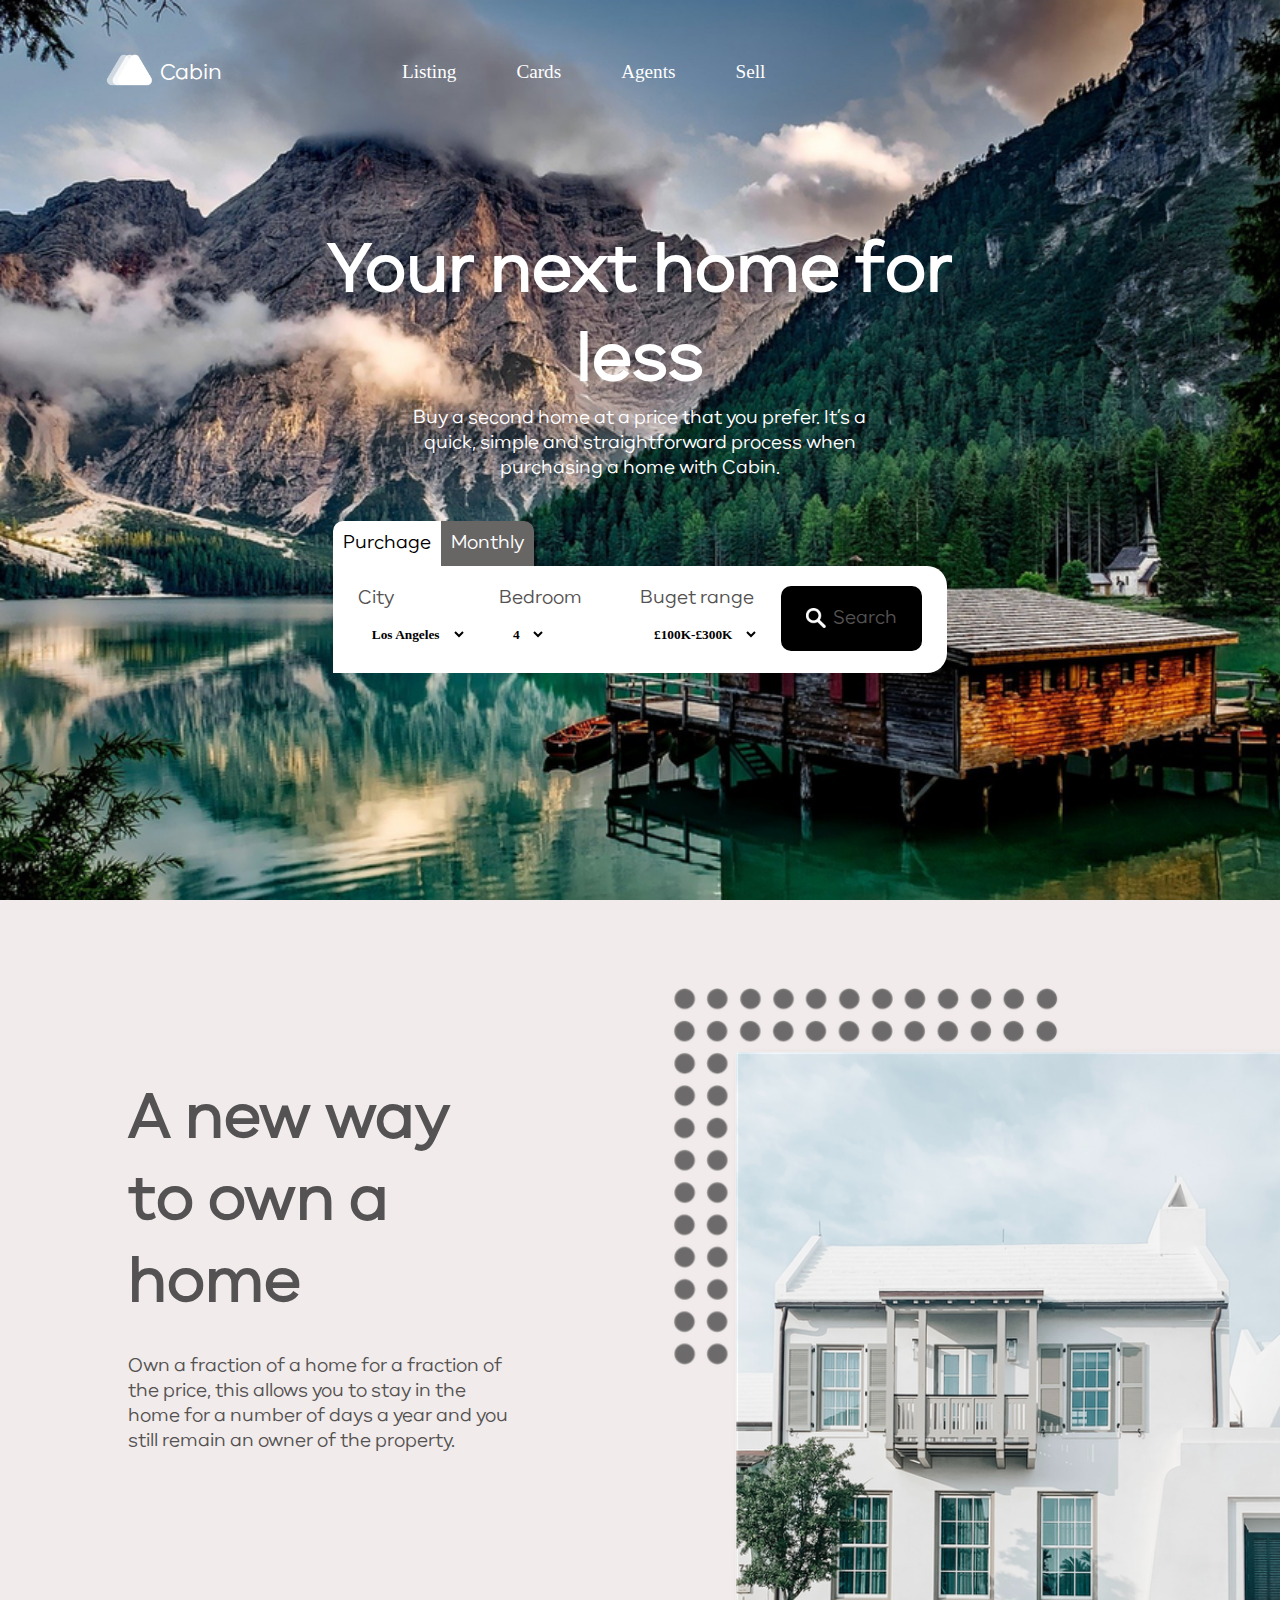
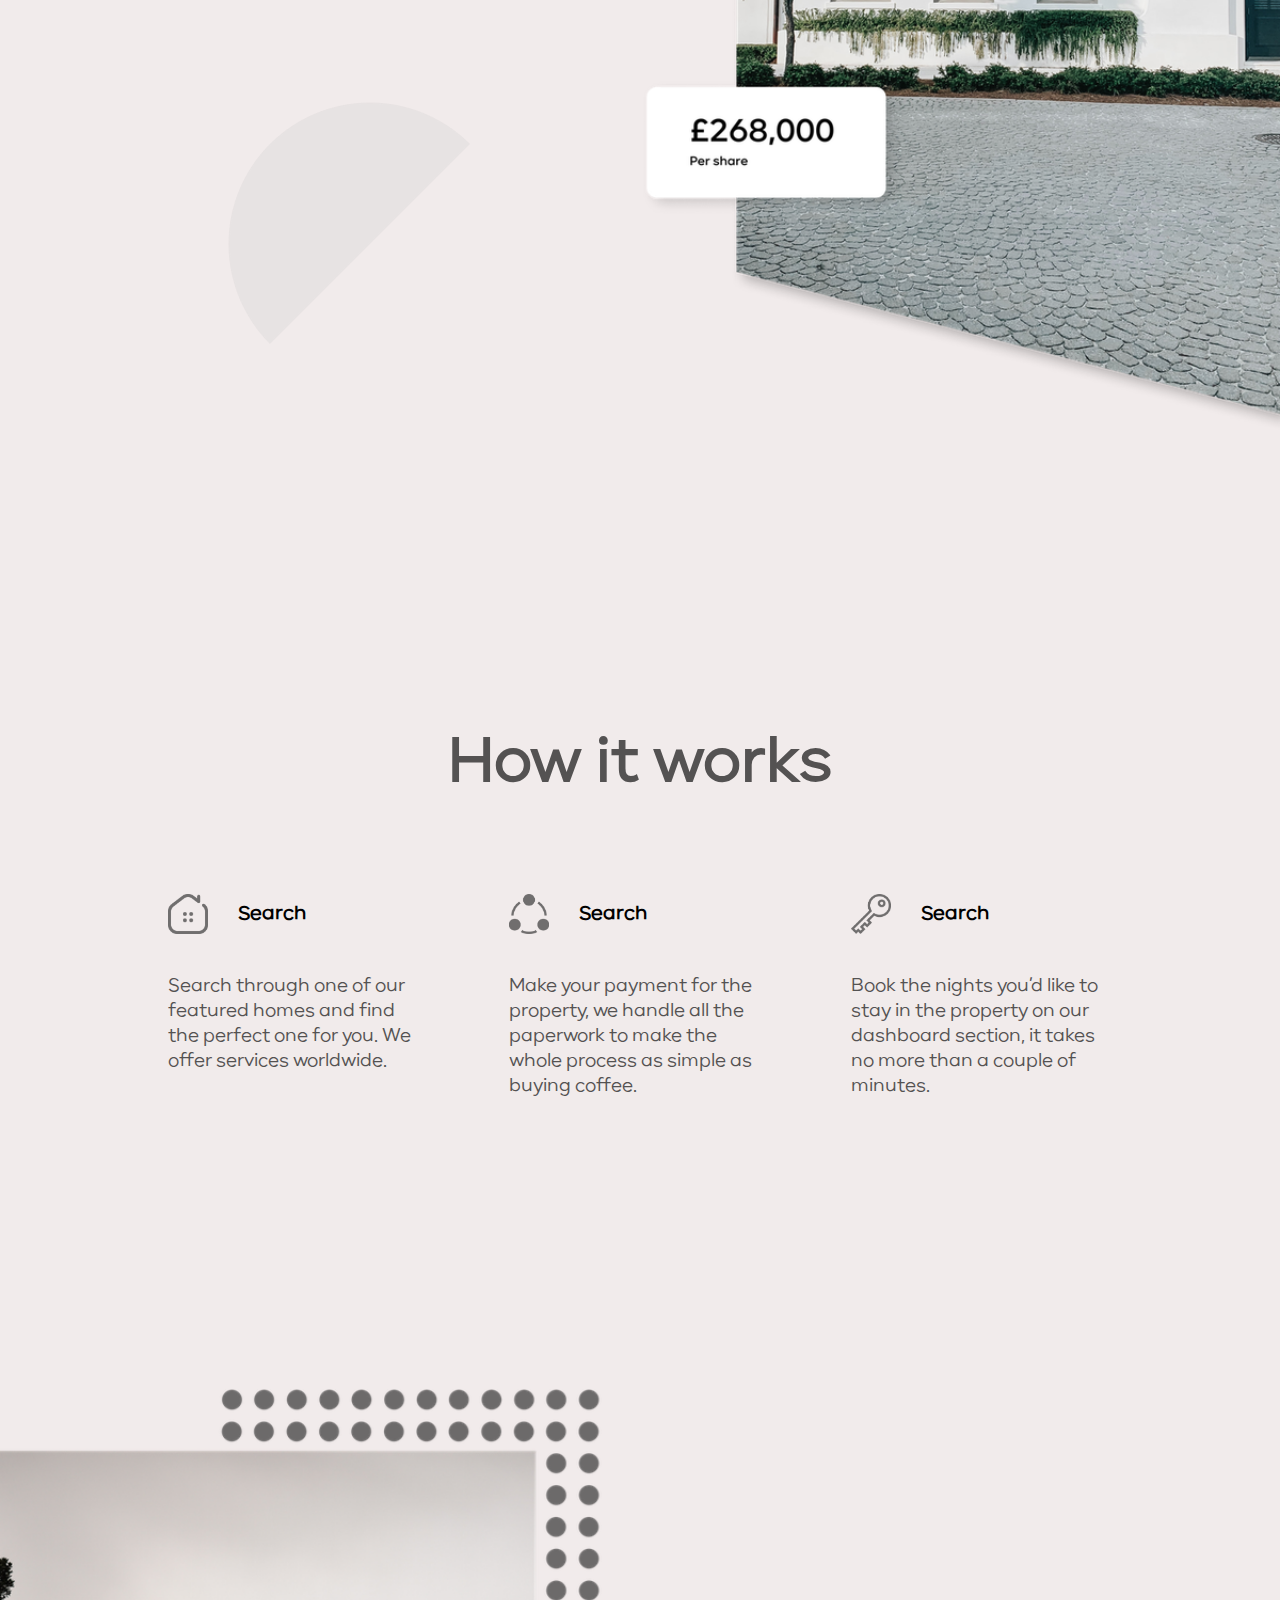
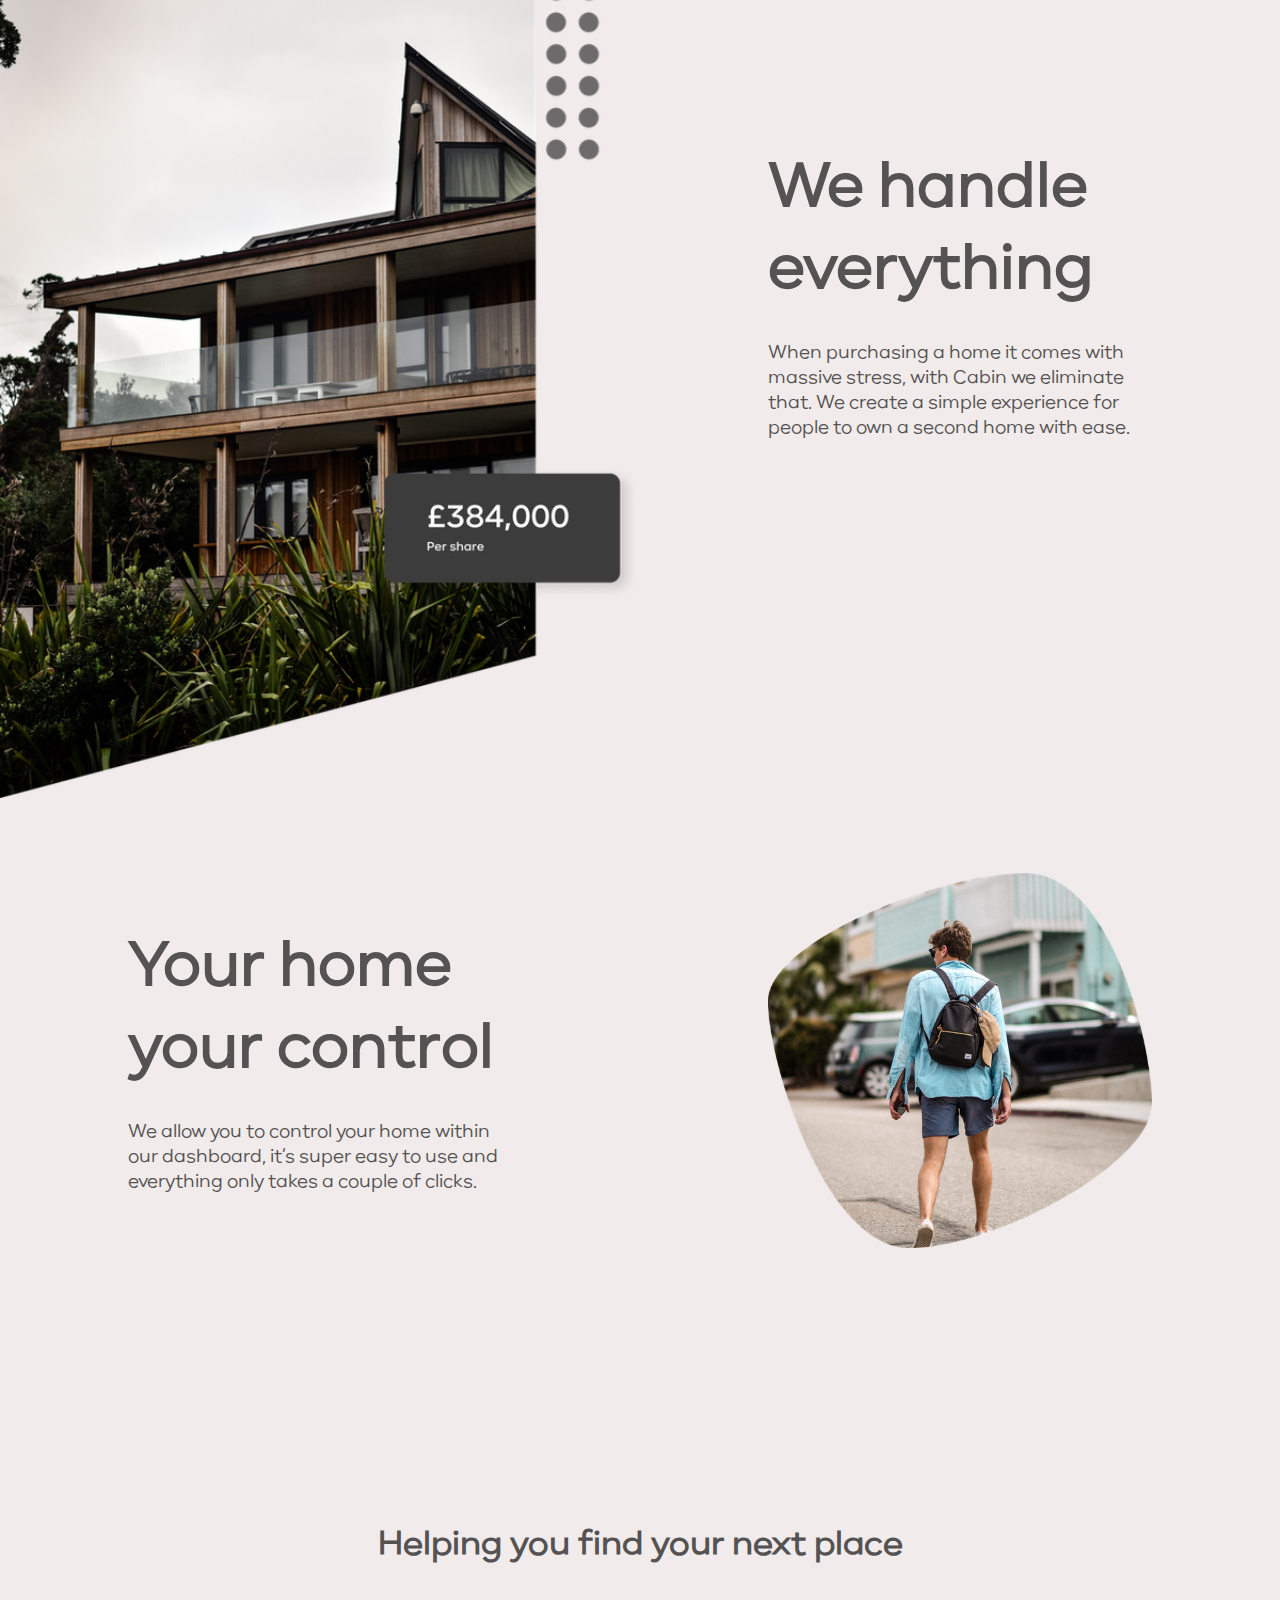
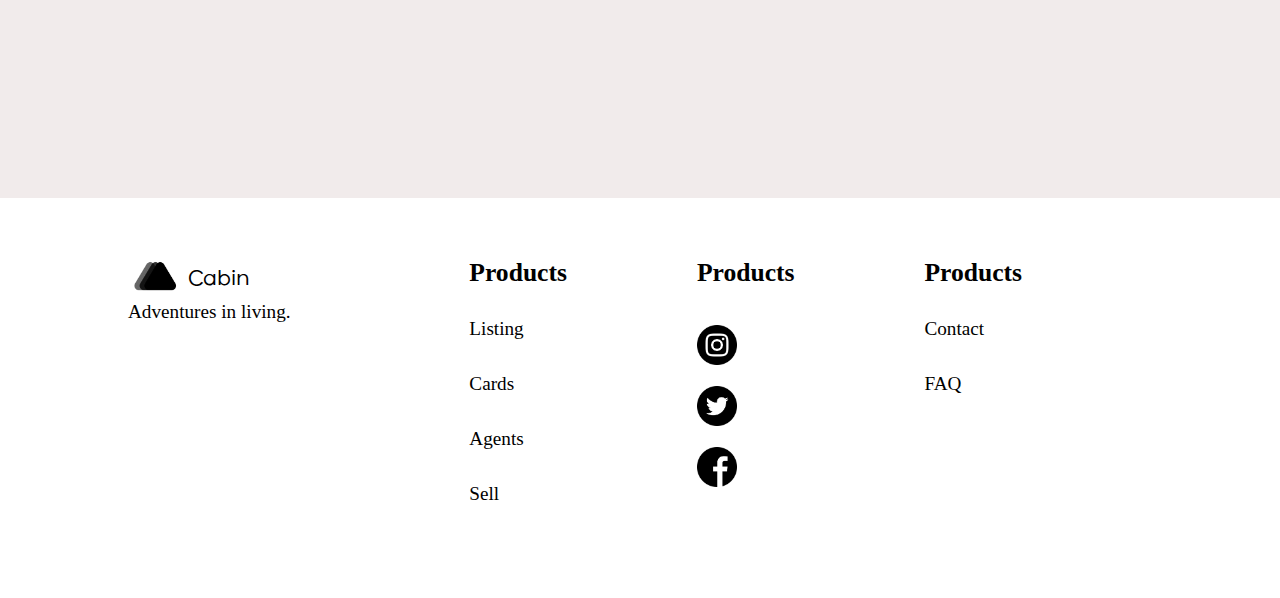
<file: index.html>
<!DOCTYPE html>
<html lang="en">

<head>
    <meta charset="UTF-8">
    <meta name="viewport" content="width=device-width, initial-scale=1.0">
    <!-- custom fonts -->
    <link rel="stylesheet" href="https://ckwebstudio.github.io/webapp/carmen-sans/style.css">
    <link rel="stylesheet" href="https://ckwebstudio.github.io/webapp/hk-groteks/style.css">
    <link rel="stylesheet" href="https://ckwebstudio.github.io/webapp/museo-sans/style.css">
    <!-- csutom css -->
    <link rel="stylesheet" href="https://ckwebstudio.github.io/webapp/css/utils.css">
    <link rel="stylesheet" href="https://ckwebstudio.github.io/webapp/css/style.css">
    <title>Cabin | Find Your Prefect Home</title>

    <style>
        body {
            background: #F1EBEB;
        }
        
        h2 {
            color: #545252;
        }
        
        p {
            color: #545252;
        }
        
        select {
            padding: 10px;
            font-family: HK Grotesk;
            font-style: normal;
            font-weight: 600;
            outline: line;
        }
    </style>
</head>

<body>
    <header>
        <div class="containerFluid">
            <nav class="navmenu">
                <div class="logo">
                    <img src="img/logo.png" alt="logo">
                    <p>Cabin</p>
                </div>
                <div class="menu">
                    <div class="menuItems">
                        <a href="">Listing</a>
                    </div>
                    <div class="menuItems">
                        <a href="">Cards</a>
                    </div>
                    <div class="menuItems">
                        <a href="">Agents</a>
                    </div>
                    <div class="menuItems">
                        <a href="">Sell</a>
                    </div>
                </div>
            </nav>
        </div>
    </header>
    <main>
        <!-- hero section -->
        <section>
            <div class="containerFluid hero">
                <!-- hero section will br here -->
                <div class="container">
                    <h1 class="colWhite tCenter">Your next home for less</h1>
                    <div class="container mb60">
                        <p class="colWhite tCenter">Buy a second home at a price that you prefer. It’s a quick, simple and straightforward process when purchasing a home with Cabin.</p>
                    </div>

                    <div class="searchSection">

                        <div class="searchTop">
                            <p id="purchage">Purchage</p>
                            <p id="monthly">Monthly</p>
                        </div>
                        <div class="searchBar">
                            <!-- purchage -->
                            <div class="grid4 py10">
                                <div class="searchColumns">
                                    <p>City</p>
                                    <select id="citylist" name="citylist">
                                        <option value="Barcelona">Barcelona</option>
                                        <option value="Berlin">Berlin</option>
                                        <option value="London">London</option>
                                        <option value="Los Angeles" selected>Los Angeles</option>
                                        <option value="New York">New York</option>
                                        <option value="Paris">Paris</option>
                                        <option value="Toronto">Toronto</option>
                                        <option value="Tokyo">Tokyo</option>
                                    </select>

                                </div>
                                <div class="searchColumns">
                                    <p>Bedroom</p>

                                    <select id="bedroom" name="bedroom">
                                        <option value="1">1</option>
                                        <option value="2">2</option>
                                        <option value="3">3</option>
                                        <option value="4" selected>4</option>
                                        <option value="5">5</option>
                                        <option value="6">6</option>
                                        <option value="7">7</option>
                                        <option value="8">8</option>
                                    </select>


                                </div>
                                <div class="searchColumns">
                                    <p>Buget range</p>

                                    <select id="bugetRange" name="bugetRange">
                                        <option value="£100K-£300K" selected>£100K-£300K</option>
                                        <option value="£300K-£500K">£300K-£500K</option>
                                        <option value="£500K-£1M">£500K-£1M</option>
                                        <option value="£1M+">£1M+</option>
                                    </select>



                                </div>
                                <div class="searchColumns">
                                    <div class="search">
                                        <img src="img/search.png" alt="search icon">
                                        <p>Search</p>
                                    </div>
                                </div>
                            </div>
                            <!-- purchage -->
                            <!-- monthly -->
                            <div class="grid4 hide">
                                <div class="searchColumns">
                                    <p>City</p>
                                    <input list="citylist" name="city" id="city">

                                    <datalist id="citylist">
                                      <option value="Barcelona">
                                      <option value="Berlin">
                                      <option value="London">
                                      <option value="Los Angeles">
                                      <option value="New York">
                                      <option value="Paris">
                                      <option value="Toronto">
                                      <option value="Tokyo">
                                    </datalist>
                                </div>
                                <div class="searchColumns">
                                    <p>Checkin</p>
                                    <input list="checkinDate" name="checkin" id="checkin">

                                    <datalist id="checkinDate">
                                      <option value="1">
                                    </datalist>
                                </div>
                                <div class="searchColumns">
                                    <p>CheckOut</p>
                                    <input list="checkOutDate" name="CheckOut" id="CheckOut">

                                    <datalist id="checkOutDate">
                                      <option value="£100K-£300K">
                                    </datalist>
                                </div>
                                <div class="searchColumns">
                                    <div class="search">
                                        <img src="img/search.png" alt="search icon">
                                        <p>Search</p>
                                    </div>
                                </div>
                            </div>
                            <!-- monthly -->
                        </div>
                    </div>
                </div>
            </div>
        </section>
        <!-- hero section -->
        <!-- grid section -->
        <section>
            <div class="containerFluid">
                <div class="grid2 my50">

                    <div class="column2">
                        <div class="colContent">
                            <h2>A new way to own a home</h2>
                            <p>Own a fraction of a home for a fraction of the price, this allows you to stay in the home for a number of days a year and you still remain an owner of the property.</p>
                            <img src="img/home/half-circle.png" alt="half-circle">
                        </div>
                    </div>
                    <div class="column2 homeImage">
                        <img src="img/home/house1.png" alt="house">
                    </div>

                </div>
            </div>
        </section>
        <!-- grid section -->
        <section>
            <div class="container80 py200">
                <h2 class="tCenter">How it works</h2>
                <div class="grid3 my50">
                    <div class="column3 p40">
                        <div class="cardTop">
                            <img src="img/home/house.png" alt="home icon">
                            <h3>Search</h3>
                        </div>
                        <p>Search through one of our featured homes and find the perfect one for you. We offer services worldwide.</p>
                    </div>
                    <div class="column3 p40">
                        <div class="cardTop">
                            <img src="img/home/connect.png" alt="home icon">
                            <h3>Search</h3>
                        </div>
                        <p>Make your payment for the property, we handle all the paperwork to make the whole process as simple as buying coffee.</p>
                    </div>
                    <div class="column3 p40">
                        <div class="cardTop">
                            <img src="img/home/key.png" alt="home icon">
                            <h3>Search</h3>
                        </div>
                        <p>Book the nights you’d like to stay in the property on our dashboard section, it takes no more than a couple of minutes.</p>
                    </div>
                </div>
            </div>
        </section>
        <!-- grid section -->
        <section>
            <div class="containerFluid">
                <div class="grid2">
                    <div class="column2 homeImage">
                        <img src="img/home/house2.png" alt="house">
                    </div>
                    <div class="column2">
                        <div class="colContent">
                            <h2>We handle everything</h2>
                            <p>When purchasing a home it comes with massive stress, with Cabin we eliminate that. We create a simple experience for people to own a second home with ease.</p>
                        </div>
                    </div>
                </div>
            </div>
        </section>
        <!-- grid section -->
        <section>
            <div class="containerFluid">
                <div class="grid2">

                    <div class="column2">
                        <div class="colContent">
                            <h2>Your home your control</h2>
                            <p>We allow you to control your home within our dashboard, it’s super easy to use and everything only takes a couple of clicks.</p>
                        </div>
                    </div>
                    <div class="column2 manImage">
                        <img src="img/home/man.png" alt="man">
                    </div>

                </div>
            </div>
        </section>
        <!-- message section -->
        <section>
            <div class="containerFluid">
                <div class="message">
                    <h2 class="tCenter">Helping you find your next place</h2>
                </div>
            </div>
        </section>
    </main>
    <footer>
        <div class="containerFluid bgWhite">
            <div class="container80 footer">
                <div class="logoSection">
                    <div class="logo">
                        <img src="img/logo-black" alt="logo">
                        <p class="colBlack">Cabin</p>
                    </div>
                    <p class="desc">Adventures in living.</p>
                </div>
                <div class="footerMenu">
                    <div class="listMenu">
                        <h3>Products</h3>
                        <div class="lists">
                            <p> <a href=""> Listing </a> </p>
                            <p> <a href=""> Cards </a> </p>
                            <p> <a href=""> Agents </a> </p>
                            <p> <a href=""> Sell </a> </p>
                        </div>
                    </div>
                    <div class="listMenu">
                        <h3>Products</h3>
                        <div class="lists socialList">
                            <a href=""><img src="img/instagram.png" alt="instagram"></a>
                            <a href=""><img src="img/twitter.png" alt="twitter"></a>
                            <a href=""><img src="img/facebook.png" alt="facebook"></a>
                        </div>
                    </div>
                    <div class="listMenu">
                        <h3>Products</h3>
                        <div class="lists">
                            <p> <a href=""> Contact </a> </p>
                            <p> <a href=""> FAQ </a> </p>
                        </div>
                    </div>
                </div>
            </div>
        </div>

    </footer>
</body>

</html>
</file>
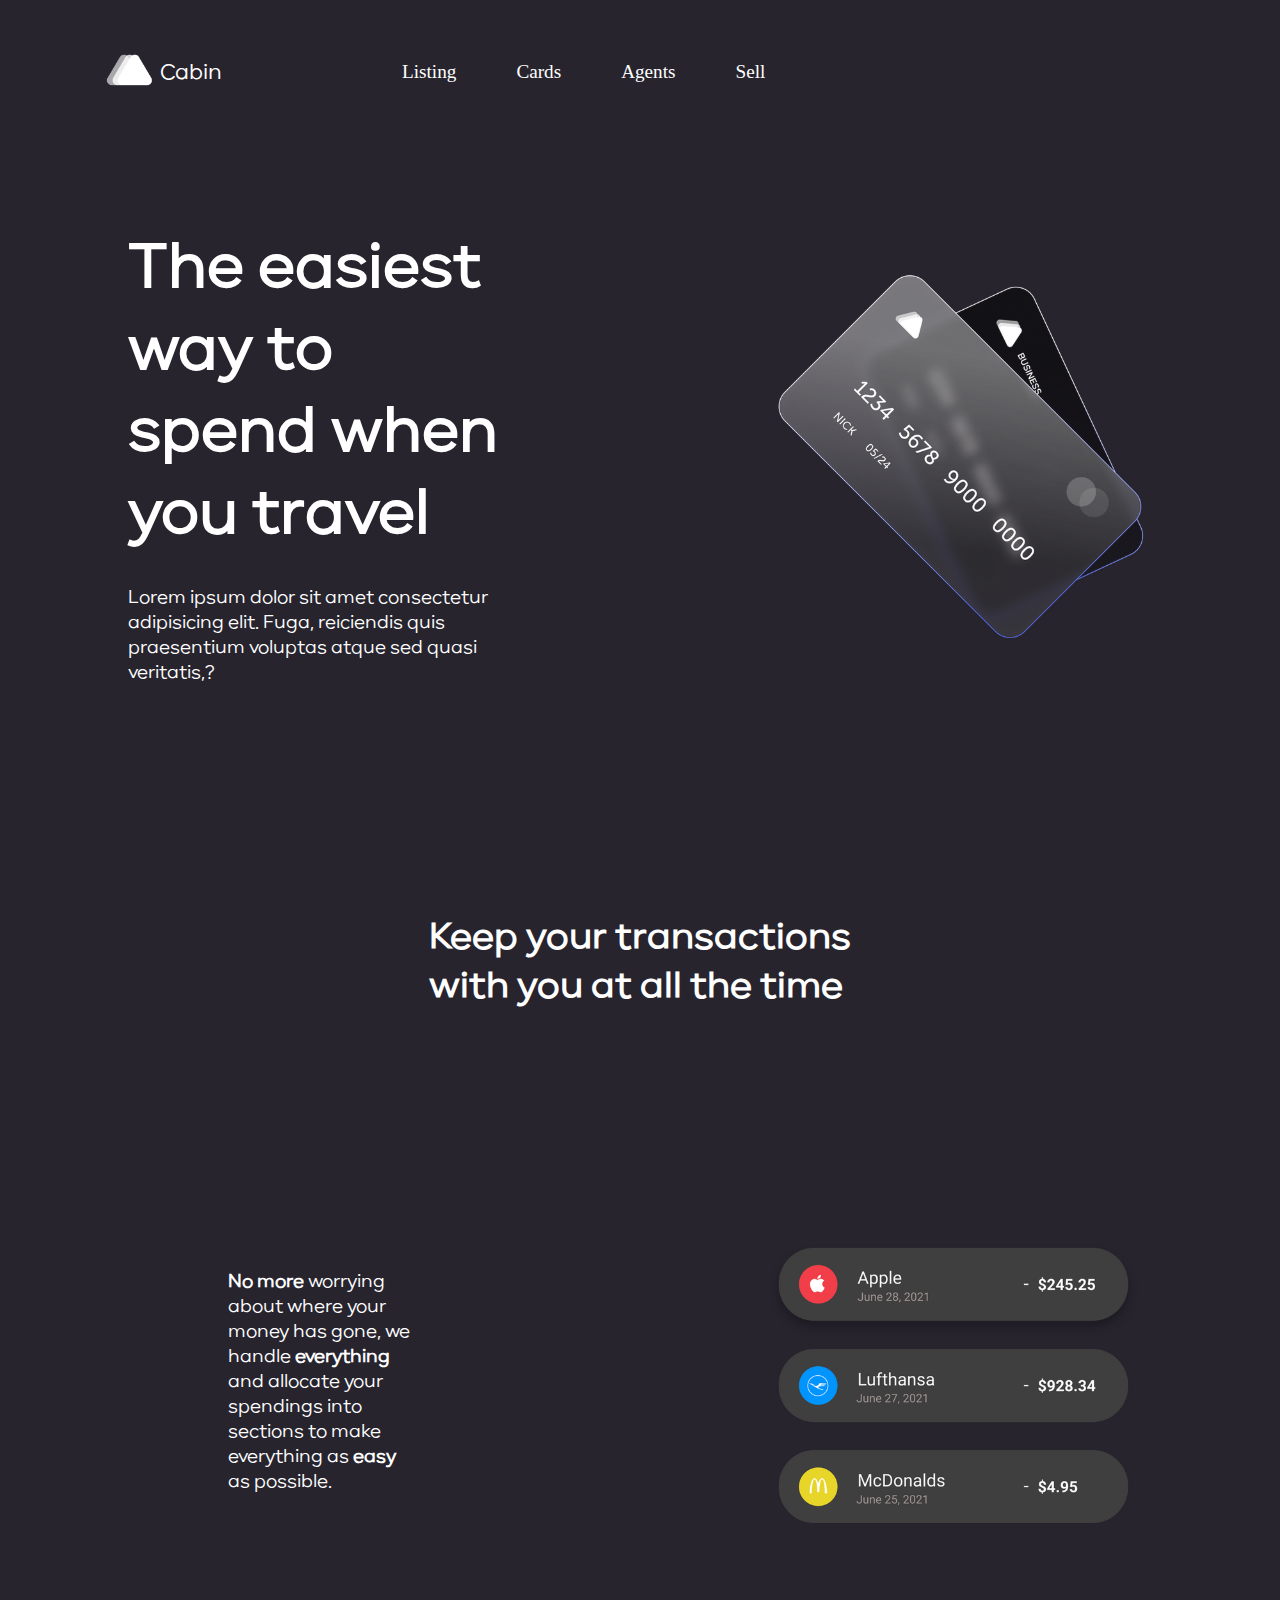
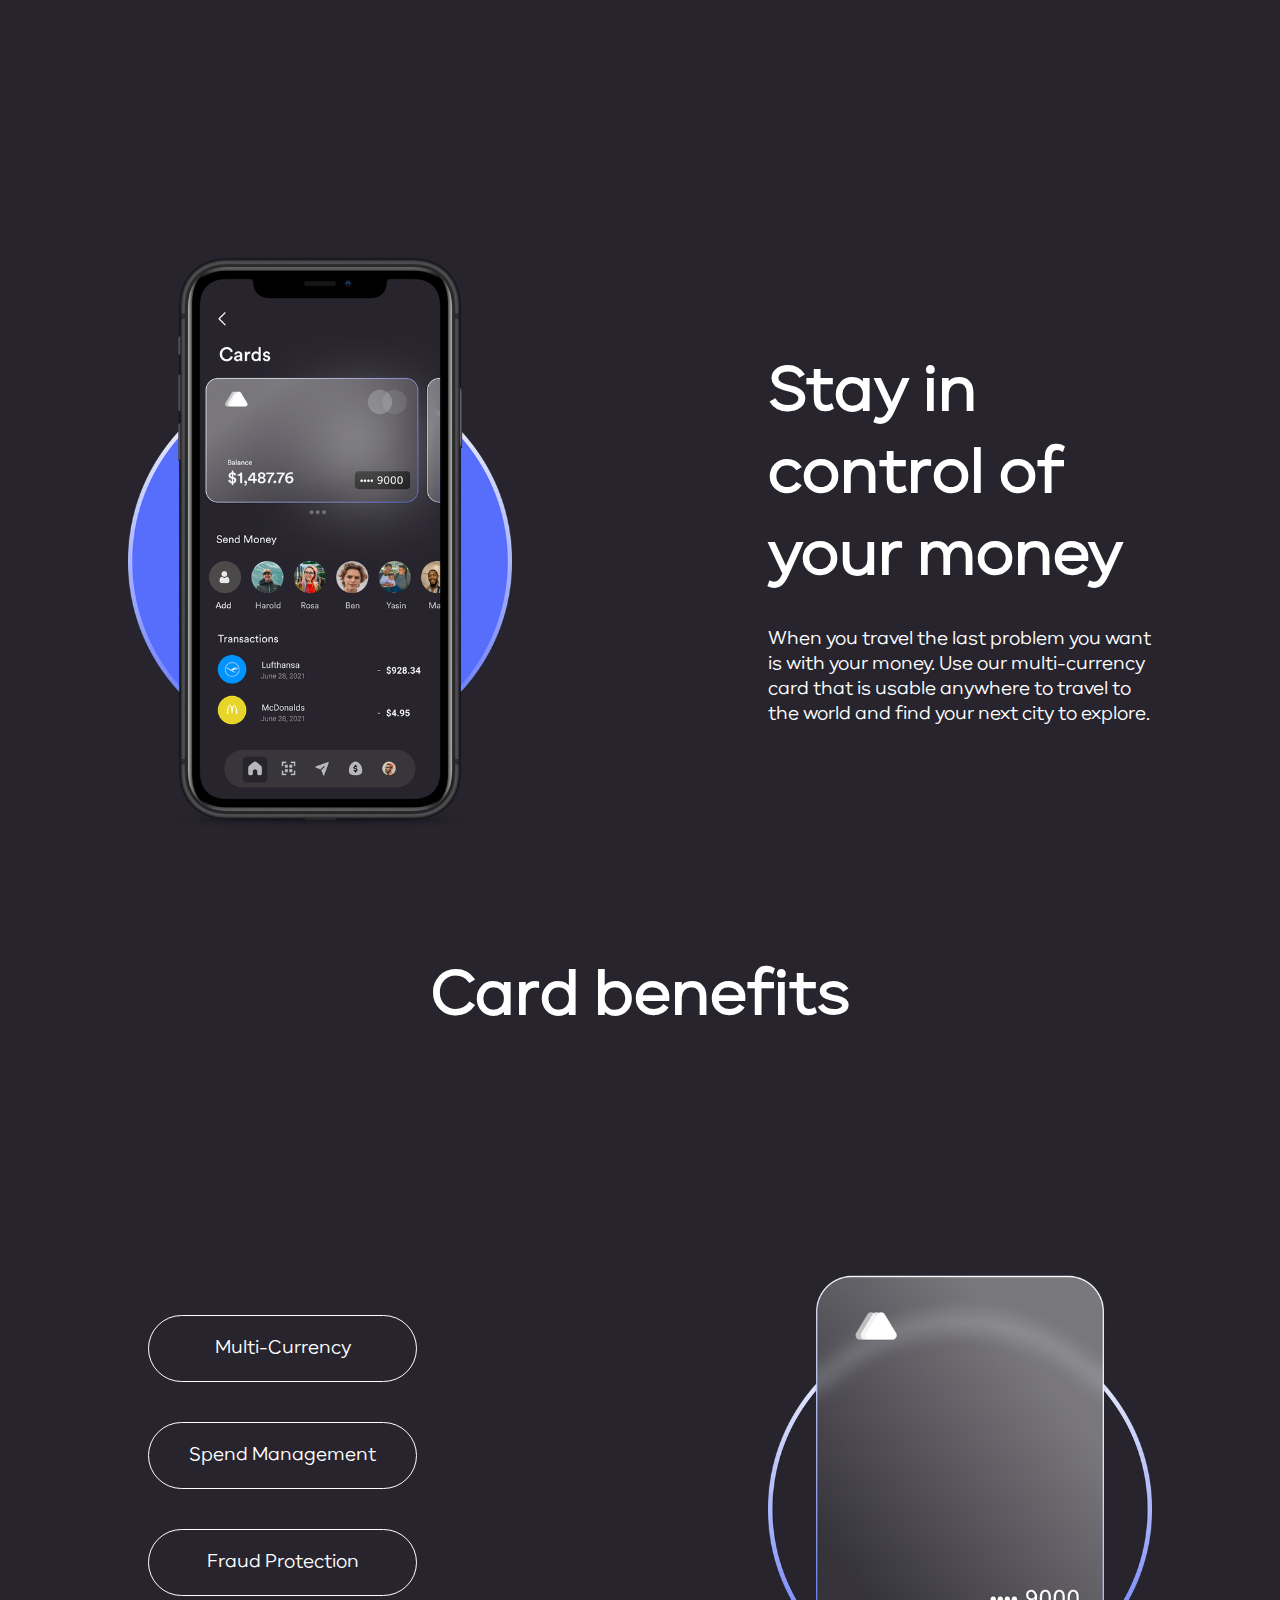
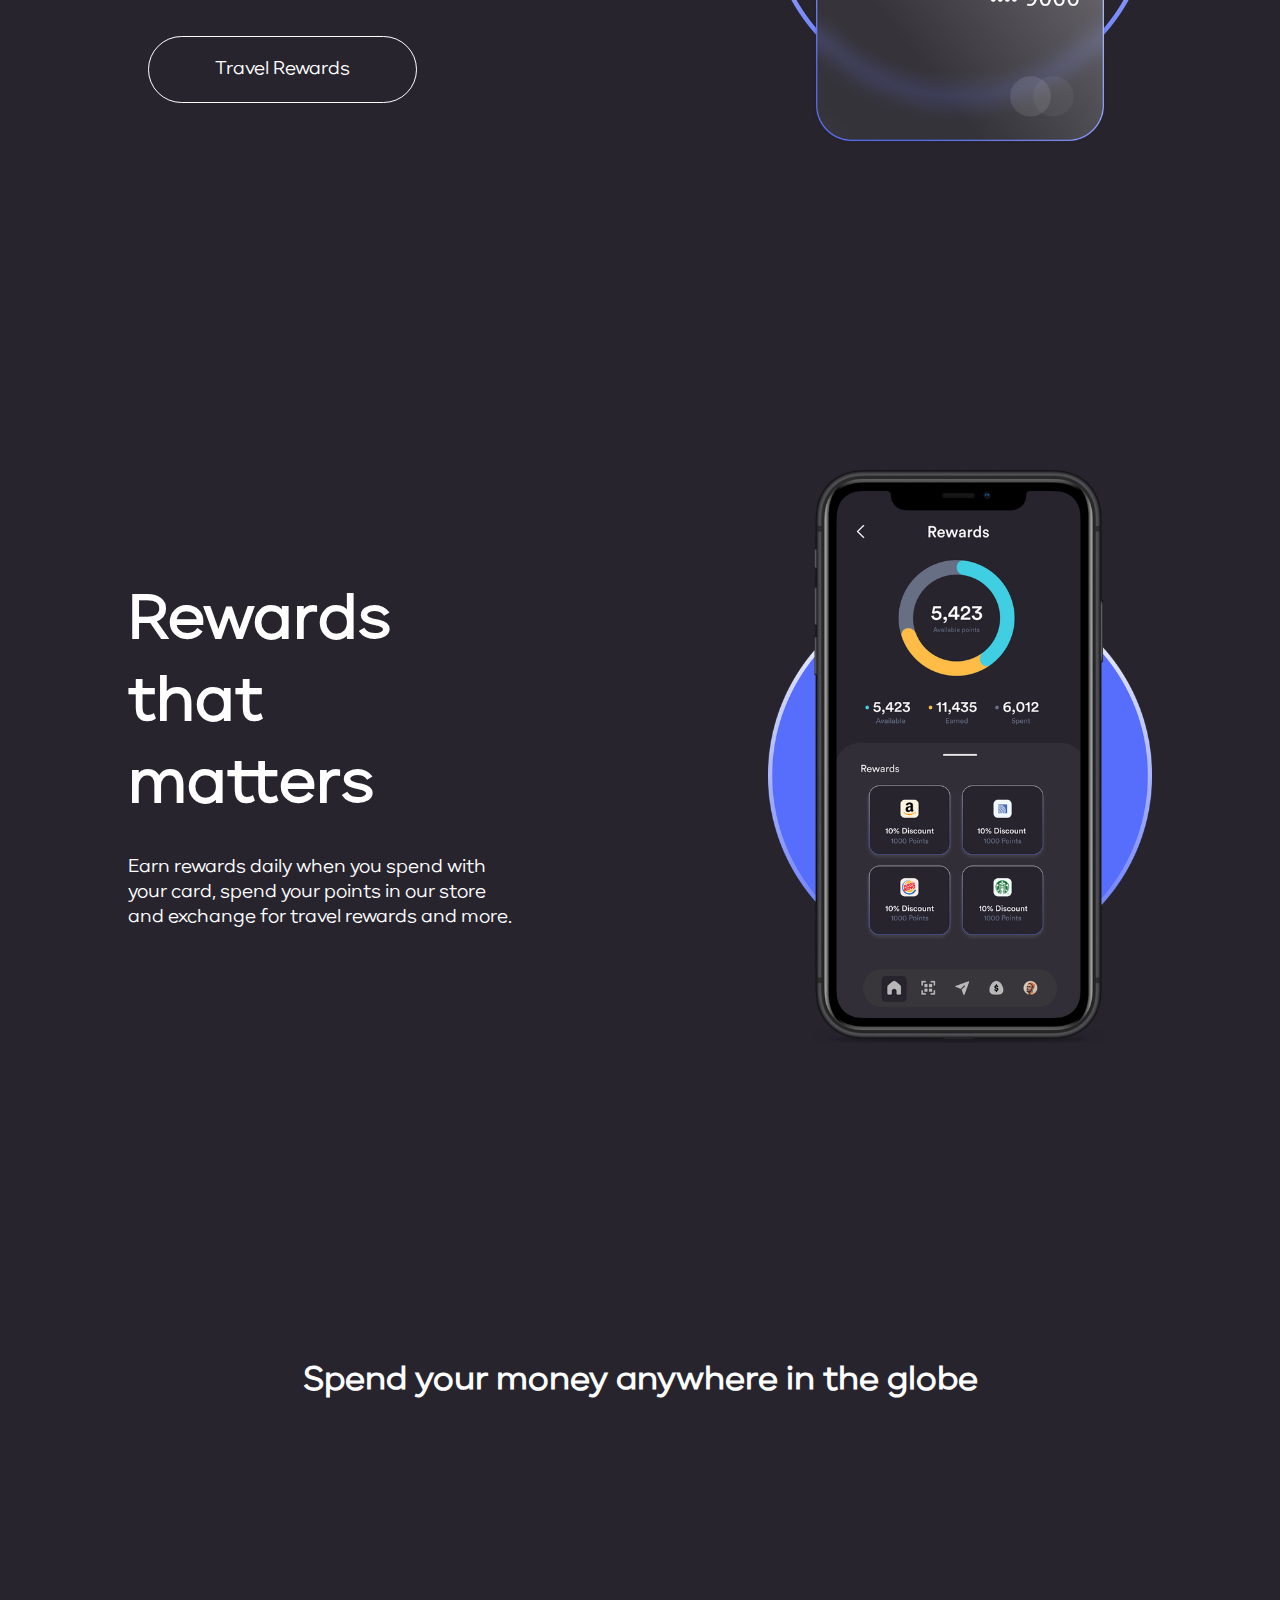
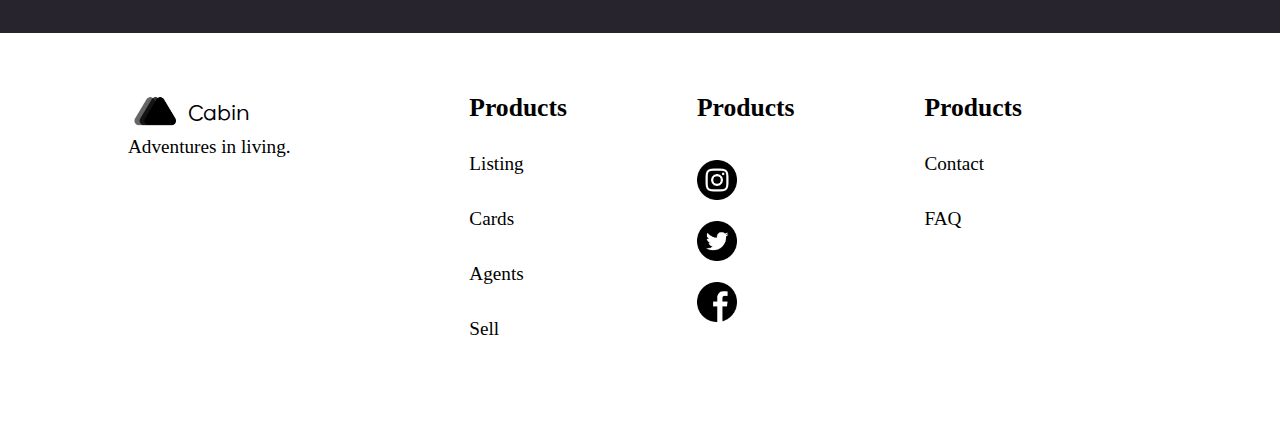
<file: card.html>
<!DOCTYPE html>
<html lang="en">

<head>
    <meta charset="UTF-8">
    <meta name="viewport" content="width=device-width, initial-scale=1.0">
    <!-- custom fonts -->
    <link rel="stylesheet" href="https://ckwebstudio.github.io/webapp/carmen-sans/style.css">
    <link rel="stylesheet" href="https://ckwebstudio.github.io/webapp/hk-groteks/style.css">
    <link rel="stylesheet" href="https://ckwebstudio.github.io/webapp/museo-sans/style.css">
    <!-- custom css -->
    <link rel="stylesheet" href="https://ckwebstudio.github.io/webapp/css/utils.css">
    <link rel="stylesheet" href="https://ckwebstudio.github.io/webapp/css/style.css">
    <title>Card | How To Use The Card</title>

    <style>
        body {
            background: #27242E;
        }
        
        h2 {
            color: white
        }
        
        p {
            color: white
        }
        
        .transH2 {
            display: flex;
            justify-content: center;
        }
        
        .transH2 h2 {
            font-size: 2.2rem;
            text-align: left;
        }
        
        .transP {
            padding: 0px 100px;
        }
        
        .benifitsCards {
            display: flex;
            justify-content: center;
            flex-direction: column;
        }
        
        .benifits {
            font-family: Museo Sans;
            font-style: normal;
            font-weight: normal;
            font-size: 2rem;
            color: #FFFFFF;
            text-align: center;
            padding: 20px 40px;
            border: 1px solid white;
            margin: 20px;
            border-radius: 40px;
        }
    </style>
</head>

<body>
    <header>
        <div class="containerFluid">
            <nav class="navmenu">
                <div class="logo">
                    <img src="img/logo.png" alt="logo">
                    <p>Cabin</p>
                </div>
                <div class="menu">
                    <div class="menuItems">
                        <a href="">Listing</a>
                    </div>
                    <div class="menuItems">
                        <a href="">Cards</a>
                    </div>
                    <div class="menuItems">
                        <a href="">Agents</a>
                    </div>
                    <div class="menuItems">
                        <a href="">Sell</a>
                    </div>
                </div>
            </nav>
        </div>
    </header>
    <main>
        <!-- grid section -->
        <section>
            <div class="containerFluid py100">
                <div class="grid2">

                    <div class="column2">
                        <div class="colContent">
                            <h2>The easiest way to spend when you travel </h2>
                            <p>Lorem ipsum dolor sit amet consectetur adipisicing elit. Fuga, reiciendis quis praesentium voluptas atque sed quasi veritatis,?</p>
                        </div>
                    </div>
                    <div class="column2">
                        <img src="img/card/card-half-transpranent.png" alt="card-half-transpranent">
                    </div>

                </div>
            </div>
        </section>
        <!-- grid section -->
        <section>
            <div class="containerFluid">
                <div class="container transH2">
                    <h2>Keep your transactions <br> with you at all the time </h2>
                </div>
                <div class="grid2 py100">
                    <div class="column2">
                        <div class="colContent">
                            <p class="transP"> <b>No more</b> worrying about where your money has gone, we handle <b>everything</b> and allocate your spendings into sections to make everything as <b>easy</b> as possible. </p>
                        </div>
                    </div>
                    <div class="column2">
                        <img src="img/card/transactions.png" alt="transactions">
                    </div>

                </div>
            </div>
        </section>
        <!-- grid section -->
        <section>
            <div class="containerFluid">
                <div class="grid2 py100">

                    <div class="column2">
                        <img src="img/card/app-view.png" alt="app-view">
                    </div>
                    <div class="column2">
                        <div class="colContent">
                            <h2>Stay in control of your money </h2>
                            <p>When you travel the last problem you want is with your money. Use our multi-currency card that is usable anywhere to travel to the world and find your next city to explore. </p>
                        </div>
                    </div>

                </div>
            </div>
        </section>
        <!-- grid section -->
        <section>
            <div class="containerFluid">
                <h2 class="tCenter">Card benefits </h2>
                <div class="grid2 py100">
                    <div class="column2">
                        <div class="colContent benifitsCards">

                            <div class="benifits">
                                <p>Multi-Currency</p>
                            </div>
                            <div class="benifits">
                                <p>Spend Management</p>
                            </div>
                            <div class="benifits">
                                <p>Fraud Protection</p>
                            </div>
                            <div class="benifits">
                                <p>Travel Rewards</p>
                            </div>

                        </div>
                    </div>
                    <div class="column2">
                        <img src="img/card/benifits.png" alt="benifits">
                    </div>

                </div>
            </div>
        </section>
        <!-- grid section -->
        <section>
            <div class="containerFluid">
                <div class="grid2 py100">

                    <div class="column2">
                        <div class="colContent">
                            <h2>Rewards that matters </h2>
                            <p>Earn rewards daily when you spend with your card, spend your points in our store and exchange for travel rewards and more.</p>
                        </div>
                    </div>
                    <div class="column2">
                        <img src="img/card/rewards.png" alt="rewards">
                    </div>

                </div>
            </div>
        </section>
        <!-- grid section -->
        <!-- message section -->
        <section>
            <div class="containerFluid">
                <div class="message">
                    <h2 class="tCenter">Spend your money anywhere in the globe</h2>
                </div>
            </div>
        </section>
    </main>
    <footer>
        <div class="containerFluid bgWhite">
            <div class="container80 footer">
                <div class="logoSection">
                    <div class="logo">
                        <img src="img/logo-black" alt="logo">
                        <p class="colBlack">Cabin</p>
                    </div>
                    <p class="desc">Adventures in living.</p>
                </div>
                <div class="footerMenu">
                    <div class="listMenu">
                        <h3>Products</h3>
                        <div class="lists">
                            <p> <a href=""> Listing </a> </p>
                            <p> <a href=""> Cards </a> </p>
                            <p> <a href=""> Agents </a> </p>
                            <p> <a href=""> Sell </a> </p>
                        </div>
                    </div>
                    <div class="listMenu">
                        <h3>Products</h3>
                        <div class="lists socialList">
                            <a href=""><img src="img/instagram.png" alt="instagram"></a>
                            <a href=""><img src="img/twitter.png" alt="twitter"></a>
                            <a href=""><img src="img/facebook.png" alt="facebook"></a>
                        </div>
                    </div>
                    <div class="listMenu">
                        <h3>Products</h3>
                        <div class="lists">
                            <p> <a href=""> Contact </a> </p>
                            <p> <a href=""> FAQ </a> </p>
                        </div>
                    </div>
                </div>
            </div>
        </div>

    </footer>
</body>

</html>
</file>
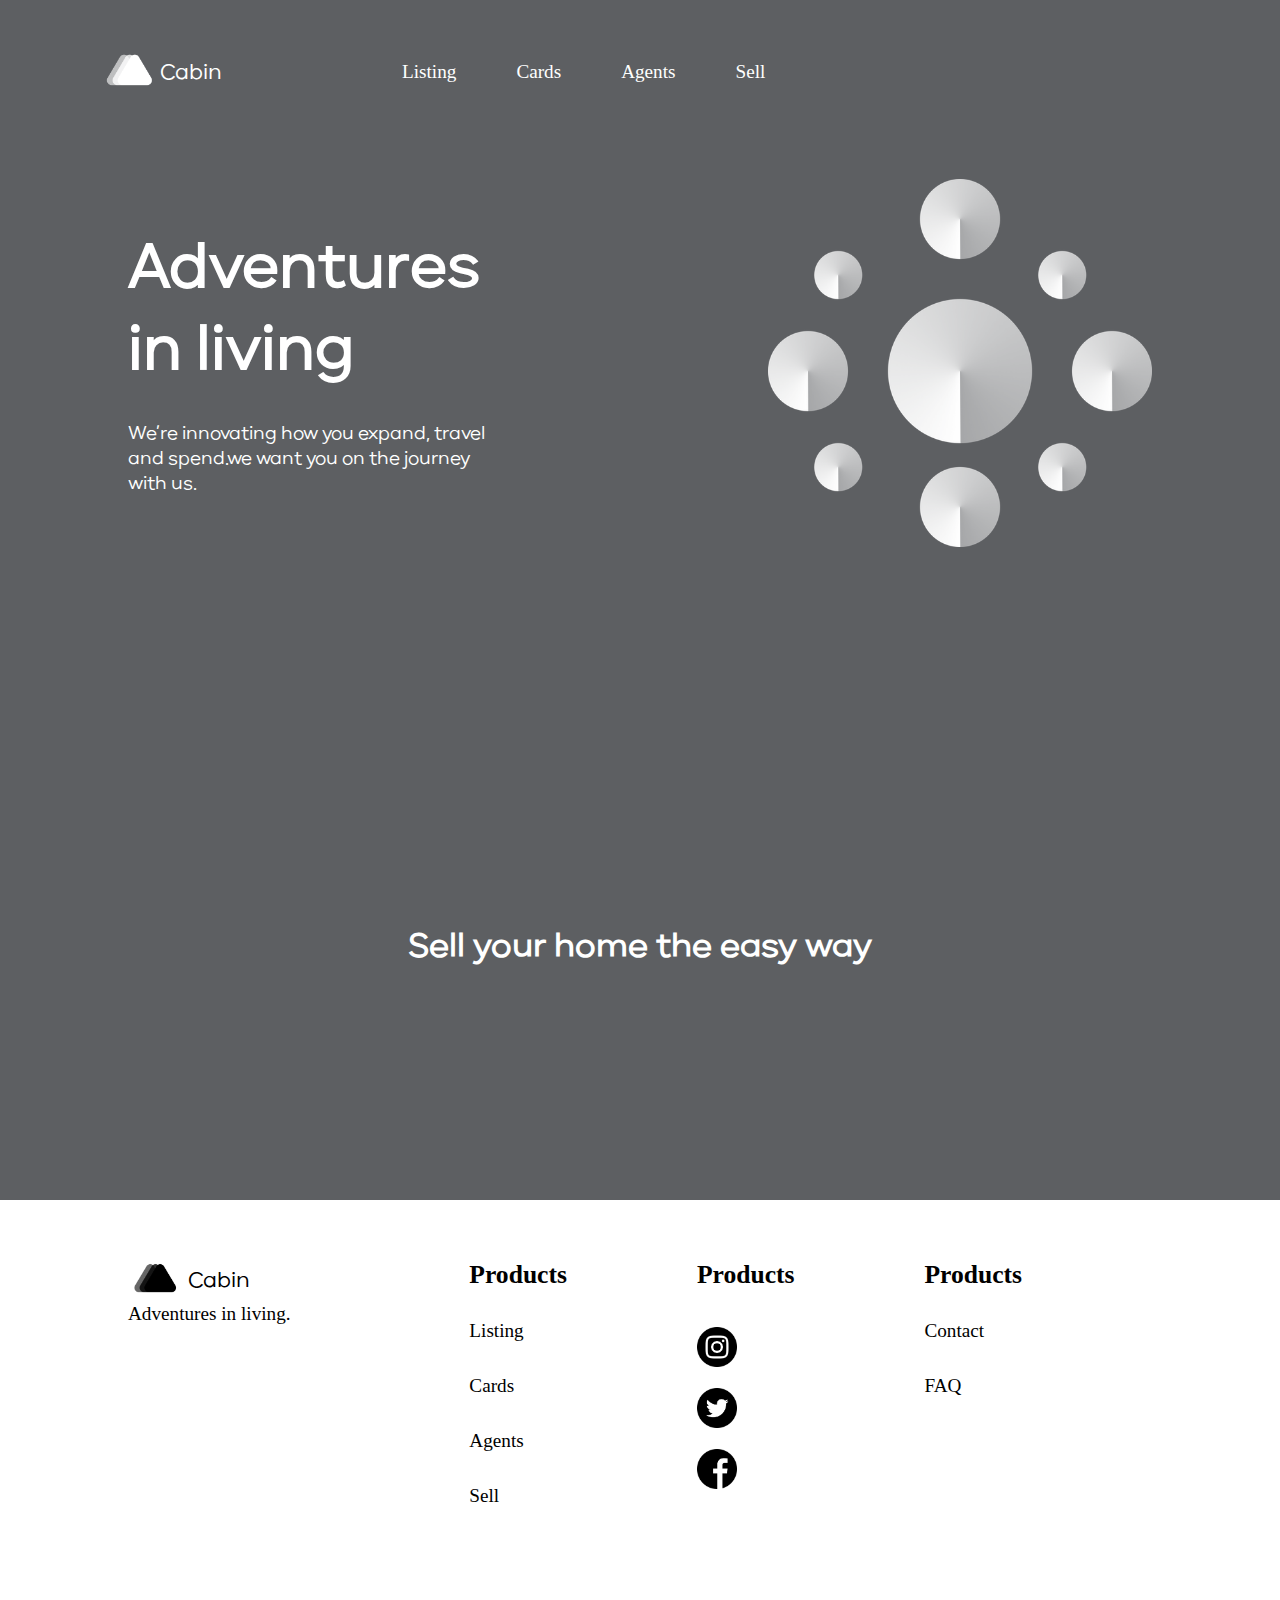
<file: company.html>
<!DOCTYPE html>
<html lang="en">

<head>
    <meta charset="UTF-8">
    <meta name="viewport" content="width=device-width, initial-scale=1.0">
    <!-- custom fonts -->
    <link rel="stylesheet" href="https://ckwebstudio.github.io/webapp/carmen-sans/style.css">
    <link rel="stylesheet" href="https://ckwebstudio.github.io/webapp/hk-groteks/style.css">
    <link rel="stylesheet" href="https://ckwebstudio.github.io/webapp/museo-sans/style.css">
    <!-- custom css -->
    <link rel="stylesheet" href="https://ckwebstudio.github.io/webapp/css/utils.css">
    <link rel="stylesheet" href="https://ckwebstudio.github.io/webapp/css/style.css">
    <title>Sell | Sell Year Home The Easy Way</title>
    <style>
        body {
            background: #5D5F62;
        }
        
        h2 {
            color: white
        }
        
        p {
            color: white
        }
    </style>
</head>

<body>
    <header>
        <div class="containerFluid">
            <nav class="navmenu">
                <div class="logo">
                    <img src="img/logo.png" alt="logo">
                    <p>Cabin</p>
                </div>
                <div class="menu">
                    <div class="menuItems">
                        <a href="">Listing</a>
                    </div>
                    <div class="menuItems">
                        <a href="">Cards</a>
                    </div>
                    <div class="menuItems">
                        <a href="">Agents</a>
                    </div>
                    <div class="menuItems">
                        <a href="">Sell</a>
                    </div>
                </div>
            </nav>
        </div>
    </header>
    <main>
        <!-- grid section -->
        <section>
            <div class="containerFluid py100">
                <div class="grid2">

                    <div class="column2">
                        <div class="colContent">
                            <h2>Adventures in living </h2>
                            <p>We’re innovating how you expand, travel and spend.we want you on the journey with us.</p>
                        </div>
                    </div>
                    <div class="column2">
                        <img src="img/circle-groups.png" alt="circle-groups.png">
                    </div>

                </div>
            </div>
        </section>
        <!-- message section -->
        <section>
            <div class="containerFluid">
                <div class="message">
                    <h2 class="tCenter">Sell your home the easy way</h2>
                </div>
            </div>
        </section>
    </main>
    <footer>
        <div class="containerFluid bgWhite">
            <div class="container80 footer">
                <div class="logoSection">
                    <div class="logo">
                        <img src="img/logo-black" alt="logo">
                        <p class="colBlack">Cabin</p>
                    </div>
                    <p class="desc">Adventures in living.</p>
                </div>
                <div class="footerMenu">
                    <div class="listMenu">
                        <h3>Products</h3>
                        <div class="lists">
                            <p> <a href=""> Listing </a> </p>
                            <p> <a href=""> Cards </a> </p>
                            <p> <a href=""> Agents </a> </p>
                            <p> <a href=""> Sell </a> </p>
                        </div>
                    </div>
                    <div class="listMenu">
                        <h3>Products</h3>
                        <div class="lists socialList">
                            <a href=""><img src="img/instagram.png" alt="instagram"></a>
                            <a href=""><img src="img/twitter.png" alt="twitter"></a>
                            <a href=""><img src="img/facebook.png" alt="facebook"></a>
                        </div>
                    </div>
                    <div class="listMenu">
                        <h3>Products</h3>
                        <div class="lists">
                            <p> <a href=""> Contact </a> </p>
                            <p> <a href=""> FAQ </a> </p>
                        </div>
                    </div>
                </div>
            </div>
        </div>

    </footer>
</body>

</html>
</file>
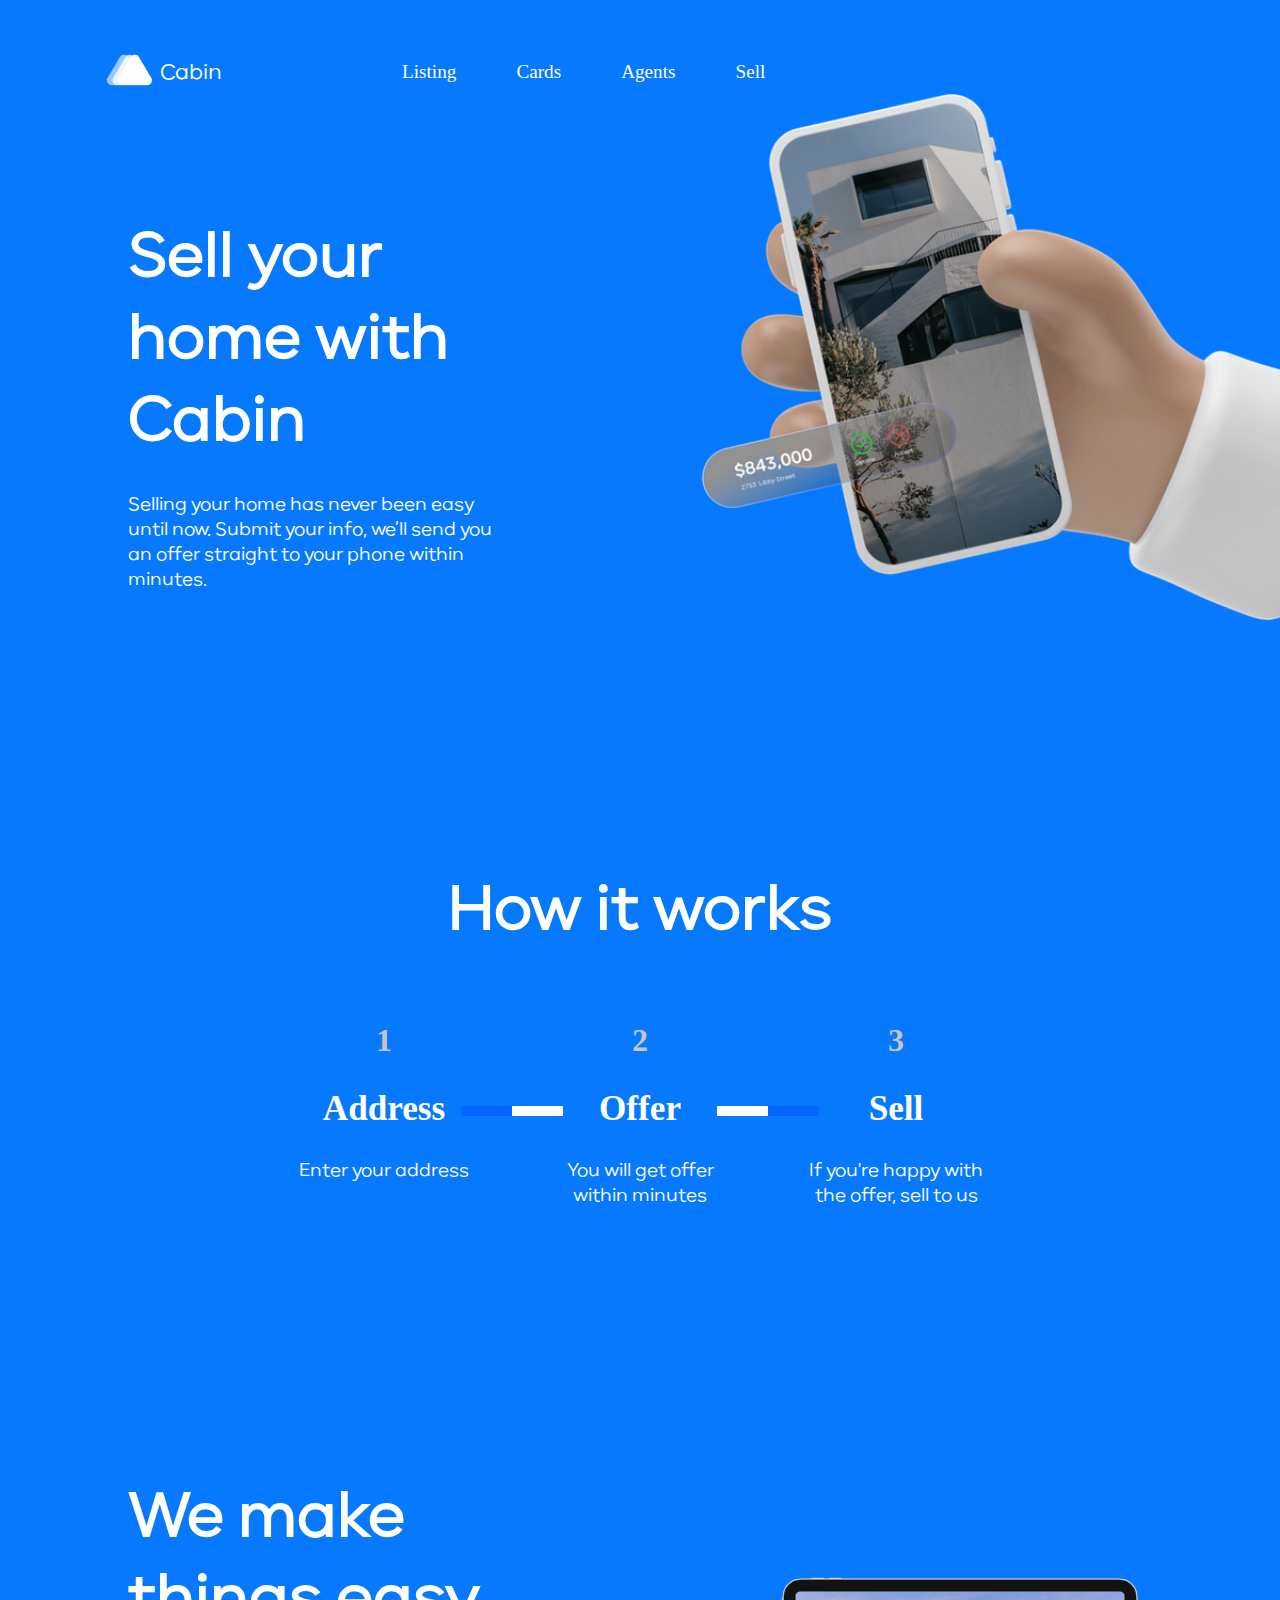
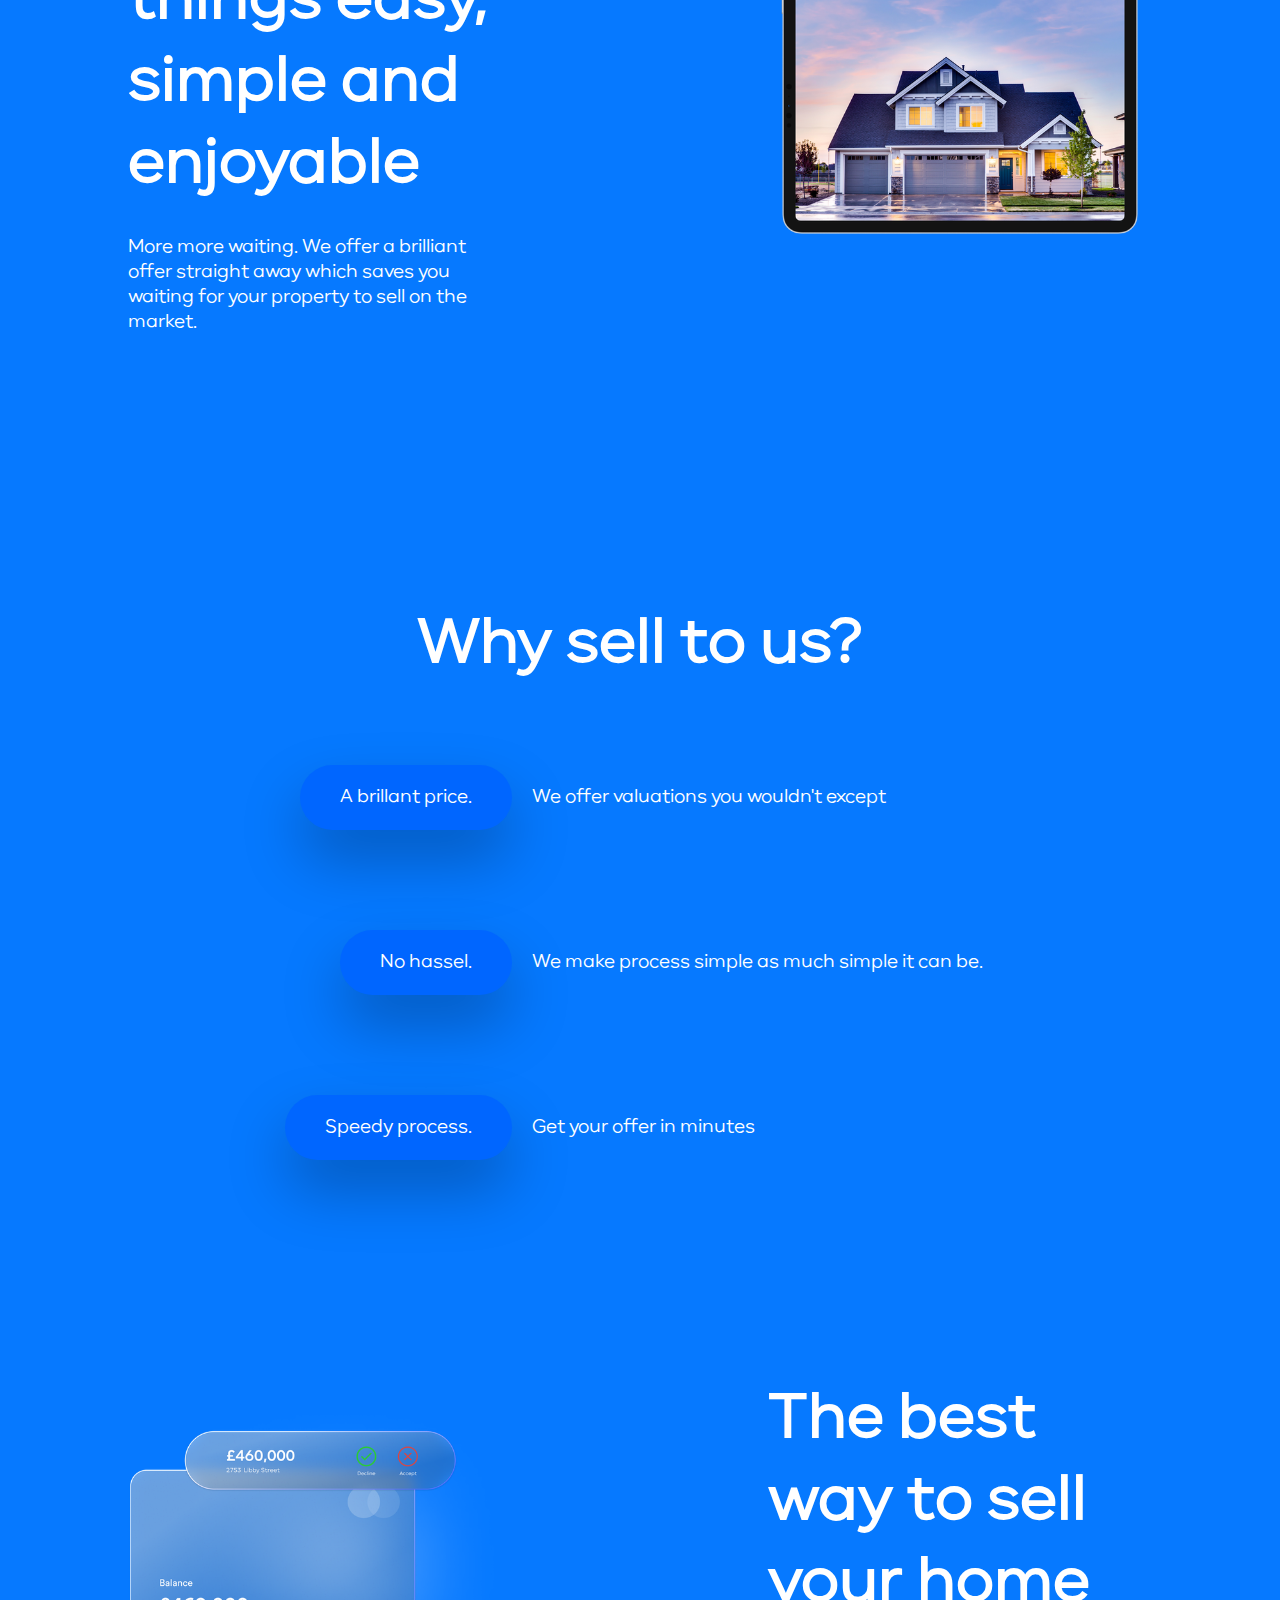
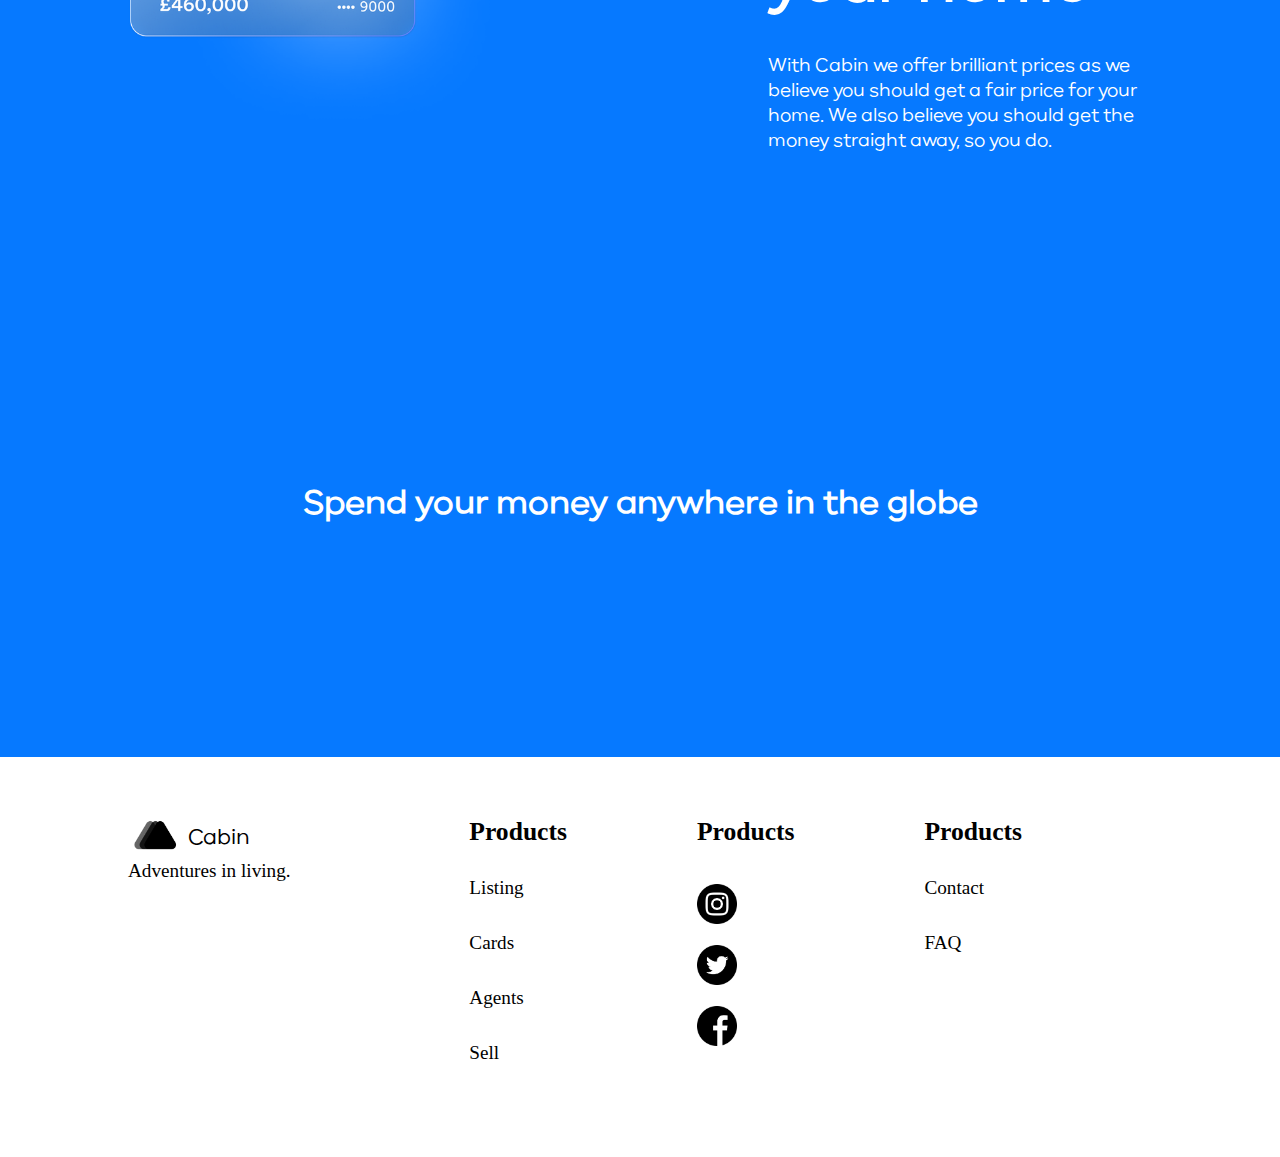
<file: sell.html>
<!DOCTYPE html>
<html lang="en">

<head>
    <meta charset="UTF-8">
    <meta name="viewport" content="width=device-width, initial-scale=1.0">
   <!-- custom fonts -->
    <link rel="stylesheet" href="https://ckwebstudio.github.io/webapp/carmen-sans/style.css">
    <link rel="stylesheet" href="https://ckwebstudio.github.io/webapp/hk-groteks/style.css">
    <link rel="stylesheet" href="https://ckwebstudio.github.io/webapp/museo-sans/style.css">
    <!-- custom css -->
    <link rel="stylesheet" href="https://ckwebstudio.github.io/webapp/css/utils.css">
    <link rel="stylesheet" href="https://ckwebstudio.github.io/webapp/css/style.css">
    <title>Sell | Sell Year Home The Easy Way</title>

    <style>
        body {
            background: #0679FF;
        }
        
        h2 {
            color: white
        }
        
        p {
            color: white
        }
        
        .handImage img {
            position: absolute;
            width: 50%;
            top: -50px;
            right: 0px;
        }
        
        .handHero .colContent {
            display: grid;
            place-content: center;
            min-height: 90vh;
        }
        
        .sellH3 {
            color: white;
            font-family: Carmen Sans;
            font-style: normal;
            font-weight: 600;
            margin: 30px;
            font-size: 2.2rem;
        }
        
        .sellNo {
            color: #C6C4C4;
            font-family: Carmen Sans;
            font-style: normal;
            font-weight: 600;
            font-size: 2rem;
        }
        
        .saleCard {
            display: grid;
            grid-template-columns: 4fr 8fr;
        }
        
        .saleCard p {
            margin: 50px 0px;
            padding: 20px 20px 0px 20px;
        }
        
        .saleFeature {
            text-align: -webkit-right;
        }
        
        .saleFeature p {
            text-align: right;
            padding-right: 20px;
            background: #0066FF;
            box-shadow: 0px 30px 60px rgb(0 0 0 / 25%);
            padding: 20px 40px;
            width: max-content;
            border-radius: 40px;
        }
        
        .leftBar {
            height: 10px;
            width: 20%;
            z-index: 10;
            /* background: white; */
            position: absolute;
            top: 45%;
            left: 0px;
        }
        
        .rightBar {
            height: 10px;
            width: 20%;
            z-index: 10;
            /* background: white; */
            position: absolute;
            top: 45%;
            right: 0px;
        }
        
        .brCol {
            background: #0066FF;
        }
        
        .colWhite {
            background-color: white;
        }
        /* .whiteCircle {
            background-image: linear-gradient(to right top, #ffffff, #f9fbfd, #f2f8f9, #eef5f1, #eef0e8);
        } */
    </style>
</head>

<body>
    <header>
        <div class="containerFluid">
            <nav class="navmenu">
                <div class="logo">
                    <img src="img/logo.png" alt="logo">
                    <p>Cabin</p>
                </div>
                <div class="menu">
                    <div class="menuItems">
                        <a href="">Listing</a>
                    </div>
                    <div class="menuItems">
                        <a href="">Cards</a>
                    </div>
                    <div class="menuItems">
                        <a href="">Agents</a>
                    </div>
                    <div class="menuItems">
                        <a href="">Sell</a>
                    </div>
                </div>
            </nav>
        </div>
    </header>
    <main>
        <!-- grid section -->
        <section>
            <div class="containerFluid">
                <div class="grid2">

                    <div class="column2 handHero">
                        <div class="colContent">
                            <h2>Sell your home with Cabin </h2>
                            <p>Selling your home has never been easy until now. Submit your info, we’ll send you an offer straight to your phone within minutes. </p>
                        </div>
                    </div>
                    <div class="column2 handImage">
                        <img src="img/sell/hand-3d.png" alt="hand-3d">
                    </div>

                </div>
            </div>
        </section>
        <!-- grid section -->
        <section>
            <div class="container mt60">
                <h2 class="tCenter">How it works</h2>
                <div class="grid3 tCenter py40">
                    <div class="3column poRel">
                        <p class="sellNo">1</p>
                        <h3 class="sellH3">Address</h3>
                        <p>Enter your address</p>
                        <div class="rightBar brCol"></div>
                    </div>
                    <div class="3column poRel whiteCircle">
                        <p class="sellNo">2</p>
                        <h3 class="sellH3">Offer</h3>
                        <p>You will get offer<br> within minutes</p>
                        <div class="leftBar colWhite"></div>
                        <div class="rightBar colWhite"></div>
                    </div>
                    <div class="3column poRel">
                        <p class="sellNo">3</p>
                        <h3 class="sellH3">Sell</h3>
                        <p>If you're happy with <br>the offer, sell to us</p>
                        <div class="leftBar brCol"></div>
                    </div>
                </div>
            </div>
        </section>
        <!-- grid section -->
        <section>
            <div class="containerFluid">
                <div class="grid2 py100">

                    <div class="column2">
                        <div class="colContent">
                            <h2>We make things easy, simple and enjoyable </h2>
                            <p>More more waiting. We offer a brilliant offer straight away which saves you waiting for your property to sell on the market. </p>
                        </div>
                    </div>
                    <div class="column2">
                        <img src="img/sell/ipad-with-home-image.png" alt="ipad-with-home-image">
                    </div>

                </div>
            </div>
        </section>
        <!-- grid section -->
        <section>
            <div class="containerFluid py60">
                <h2 class="tCenter">Why sell to us?</h2>
                <div class="container">
                    <div class="saleCard">
                        <div class="saleFeature">
                            <p>A brillant price.</p>
                        </div>
                        <p>We offer valuations you wouldn't except</p>

                    </div>
                    <div class="saleCard">
                        <div class="saleFeature">
                            <p>No hassel.</p>
                        </div>
                        <p>We make process simple as much simple it can be.</p>

                    </div>
                    <div class="saleCard">
                        <div class="saleFeature">
                            <p>Speedy process.</p>
                        </div>
                        <p>Get your offer in minutes</p>

                    </div>
                </div>
            </div>
        </section>
        <!-- grid section -->
        <section>
            <div class="containerFluid">
                <div class="grid2">
                    <div class="column2">
                        <img src="img/sell/card.png" alt="card">
                    </div>

                    <div class="column2">
                        <div class="colContent">
                            <h2>The best way to sell your home </h2>
                            <p>With Cabin we offer brilliant prices as we believe you should get a fair price for your home. We also believe you should get the money straight away, so you do.</p>
                        </div>
                    </div>
                </div>
            </div>
        </section>
        <!-- message section -->
        <section>
            <div class="containerFluid">
                <div class="message pb100">
                    <h2 class="tCenter">Spend your money anywhere in the globe</h2>
                </div>
            </div>
        </section>
    </main>
    <footer>
        <div class="containerFluid bgWhite">
            <div class="container80 footer">
                <div class="logoSection">
                    <div class="logo">
                        <img src="img/logo-black" alt="logo">
                        <p class="colBlack">Cabin</p>
                    </div>
                    <p class="desc">Adventures in living.</p>
                </div>
                <div class="footerMenu">
                    <div class="listMenu">
                        <h3>Products</h3>
                        <div class="lists">
                            <p> <a href=""> Listing </a> </p>
                            <p> <a href=""> Cards </a> </p>
                            <p> <a href=""> Agents </a> </p>
                            <p> <a href=""> Sell </a> </p>
                        </div>
                    </div>
                    <div class="listMenu">
                        <h3>Products</h3>
                        <div class="lists socialList">
                            <a href=""><img src="img/instagram.png" alt="instagram"></a>
                            <a href=""><img src="img/twitter.png" alt="twitter"></a>
                            <a href=""><img src="img/facebook.png" alt="facebook"></a>
                        </div>
                    </div>
                    <div class="listMenu">
                        <h3>Products</h3>
                        <div class="lists">
                            <p> <a href=""> Contact </a> </p>
                            <p> <a href=""> FAQ </a> </p>
                        </div>
                    </div>
                </div>
            </div>
        </div>

    </footer>
</body>

</html>
</file>
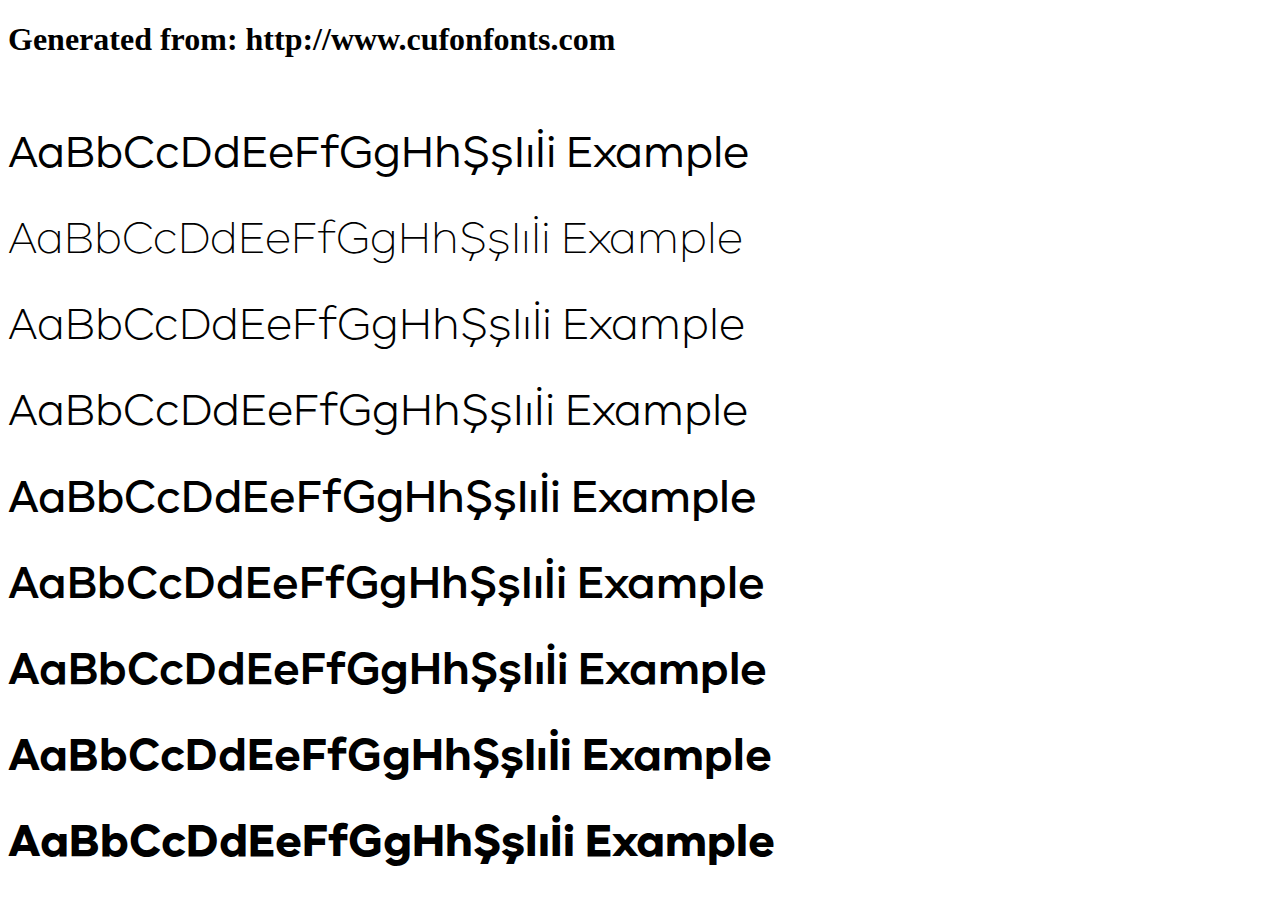
<file: carmen-sans/example.html>
<!DOCTYPE html>
<html xmlns="http://www.w3.org/1999/xhtml">
<head>
    <meta http-equiv="Content-Type" content="text/html; charset=utf-8"/>
    <link rel="stylesheet" type="text/css"
          href="style.css"/>
</head>

<body>

<h1>Generated from: http://www.cufonfonts.com</h1><br/>
<h1 style="font-family:'Carmen Sans Regular';font-weight:normal;font-size:42px">AaBbCcDdEeFfGgHhŞşIıİi Example</h1>
<h1 style="font-family:'Carmen Sans Thin';font-weight:normal;font-size:42px">AaBbCcDdEeFfGgHhŞşIıİi Example</h1>
<h1 style="font-family:'Carmen Sans UltraLight';font-weight:normal;font-size:42px">AaBbCcDdEeFfGgHhŞşIıİi Example</h1>
<h1 style="font-family:'Carmen Sans Light';font-weight:normal;font-size:42px">AaBbCcDdEeFfGgHhŞşIıİi Example</h1>
<h1 style="font-family:'Carmen Sans Medium';font-weight:normal;font-size:42px">AaBbCcDdEeFfGgHhŞşIıİi Example</h1>
<h1 style="font-family:'Carmen Sans SemiBold';font-weight:normal;font-size:42px">AaBbCcDdEeFfGgHhŞşIıİi Example</h1>
<h1 style="font-family:'Carmen Sans Bold';font-weight:normal;font-size:42px">AaBbCcDdEeFfGgHhŞşIıİi Example</h1>
<h1 style="font-family:'Carmen Sans ExtraBold';font-weight:normal;font-size:42px">AaBbCcDdEeFfGgHhŞşIıİi Example</h1>
<h1 style="font-family:'Carmen Sans Heavy';font-weight:normal;font-size:42px">AaBbCcDdEeFfGgHhŞşIıİi Example</h1>


</body>
</html>
</file>
<file: carmen-sans/style.css>
/* #### Generated By: http://www.cufonfonts.com #### */

    @font-face {
    font-family: 'Carmen Sans Regular';
    font-style: normal;
    font-weight: normal;
    src: local('Carmen Sans Regular'), url('Carmen Sans Regular.woff') format('woff');
    }
    

    @font-face {
    font-family: 'Carmen Sans Thin';
    font-style: normal;
    font-weight: normal;
    src: local('Carmen Sans Thin'), url('Carmen Sans Thin.woff') format('woff');
    }
    

    @font-face {
    font-family: 'Carmen Sans UltraLight';
    font-style: normal;
    font-weight: normal;
    src: local('Carmen Sans UltraLight'), url('Carmen Sans UltraLight.woff') format('woff');
    }
    

    @font-face {
    font-family: 'Carmen Sans Light';
    font-style: normal;
    font-weight: normal;
    src: local('Carmen Sans Light'), url('Carmen Sans Light.woff') format('woff');
    }
    

    @font-face {
    font-family: 'Carmen Sans Medium';
    font-style: normal;
    font-weight: normal;
    src: local('Carmen Sans Medium'), url('Carmen Sans Medium.woff') format('woff');
    }
    

    @font-face {
    font-family: 'Carmen Sans SemiBold';
    font-style: normal;
    font-weight: normal;
    src: local('Carmen Sans SemiBold'), url('Carmen Sans SemiBold.woff') format('woff');
    }
    

    @font-face {
    font-family: 'Carmen Sans Bold';
    font-style: normal;
    font-weight: normal;
    src: local('Carmen Sans Bold'), url('Carmen Sans Bold.woff') format('woff');
    }
    

    @font-face {
    font-family: 'Carmen Sans ExtraBold';
    font-style: normal;
    font-weight: normal;
    src: local('Carmen Sans ExtraBold'), url('Carmen Sans ExtraBold.woff') format('woff');
    }
    

    @font-face {
    font-family: 'Carmen Sans Heavy';
    font-style: normal;
    font-weight: normal;
    src: local('Carmen Sans Heavy'), url('Carmen Sans Heavy.woff') format('woff');
    }
</file>
